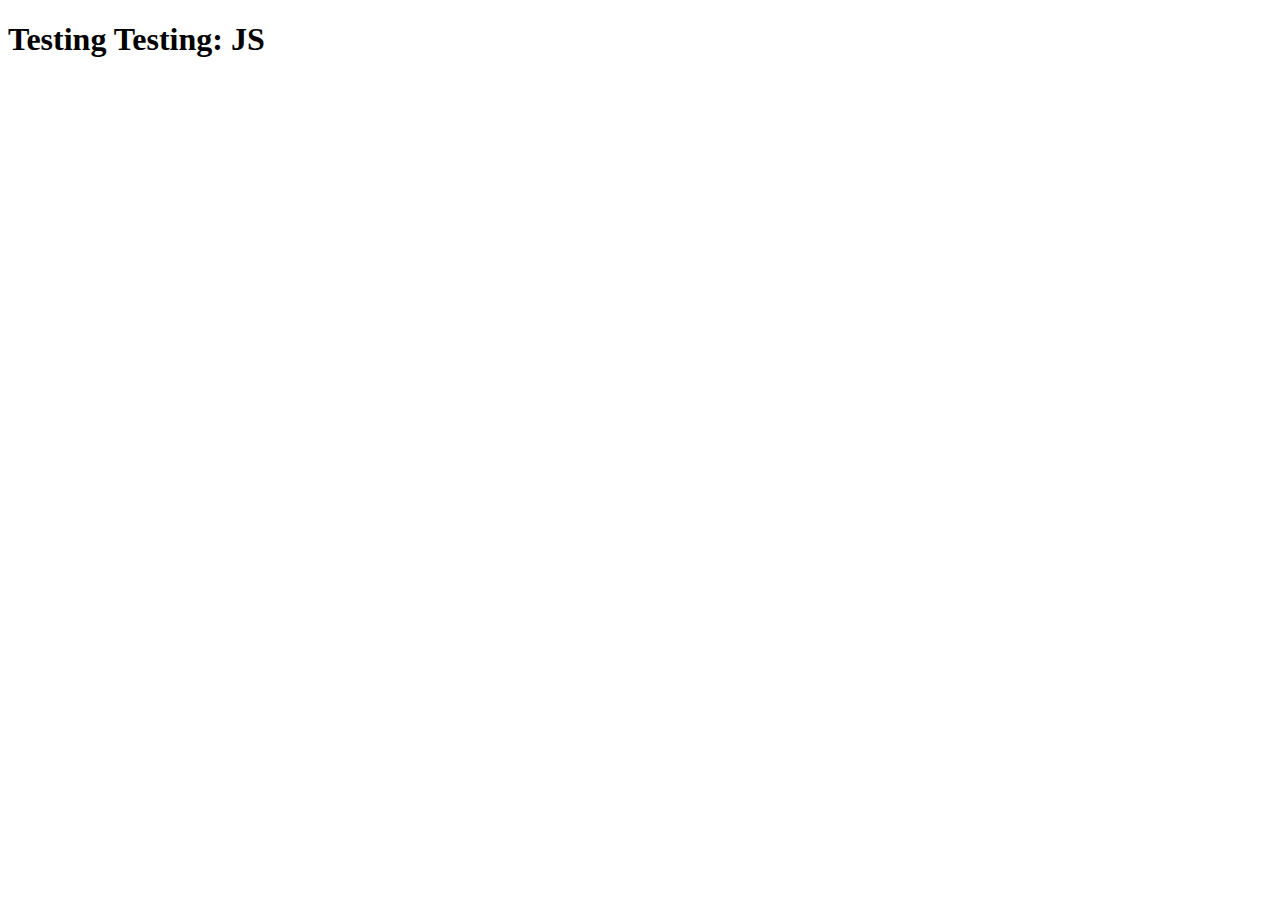
<file: EX/index.html>
<!DOCTYPE html>
<html lang="en">
<head>
    <meta charset="UTF-8">
    <meta name="viewport" content="width=device-width, initial-scale=1.0">
    <title>Document</title>
    <script src="first.js"></script>
</head>
<body>
    <H1>Testing Testing: JS</H1>
</body>
</html>
</file>
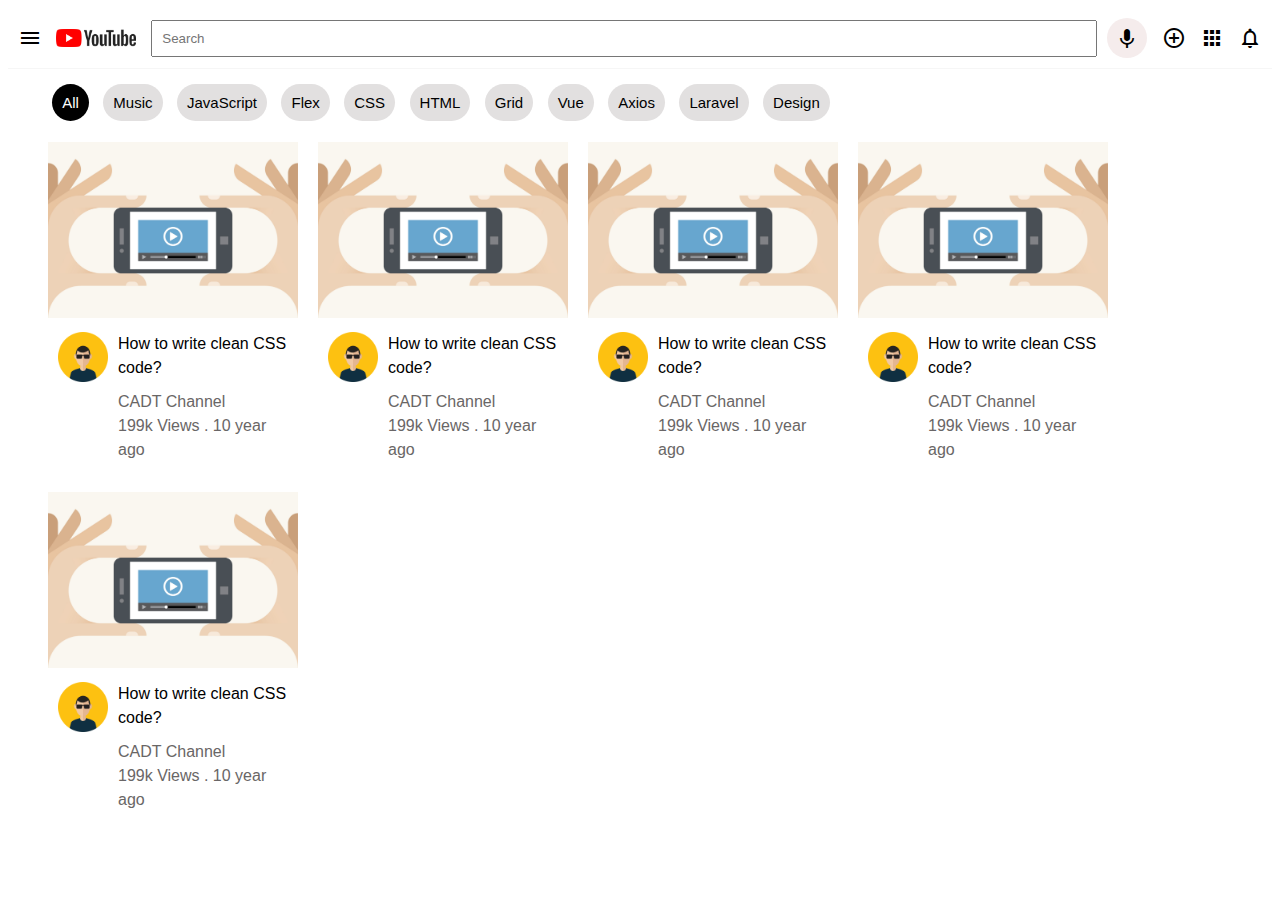
<file: w4-s3/EX 2/index.html>
<!DOCTYPE html>
<html lang="en">
<head>
    <meta charset="UTF-8">
    <meta http-equiv="X-UA-Compatible" content="IE=edge">
    <meta name="viewport" content="width=device-width, initial-scale=1.0">
    <title>YouTube</title>
    <link rel="stylesheet" href="https://fonts.googleapis.com/icon?family=Material+Icons">
    <link rel="stylesheet" href="css/main.css">
    
</head>
<body>
    <nav>
        <div class="nav-left">
            <i class="material-icons">menu</i>
            <img src="assets/logo.jpg" alt="logo" width="80">
        </div>
        <div class="nav-center">
            <input type="text" placeholder="Search">
            <i class="material-icons">keyboard_voice</i>
        </div>
        <div class="nav-right">
            <i class="material-icons">control_point</i>
            <i class="material-icons">apps</i>
            <i class="material-icons">notifications_none</i>
        </div>
    </nav>
    <header>
        <span class="active">All</span>
        <span>Music</span>
        <span>JavaScript</span>
        <span>Flex</span>
        <span>CSS</span>
        <span>HTML</span>
        <span>Grid</span>
        <span>Vue</span>
        <span>Axios</span>
        <span>Laravel</span>
        <span>Design</span>
    </header>
    <section class="video-container">
        <div class="video">
            <div class="video-thumbnail">
                <img src="assets/video-icon.png" alt="" width="300">
            </div>
            <div class="video-text">
                <div class="avatar">
                    <img src="assets/avatar.jpg" alt="" width="50">
                </div>
                <div class="text">
                    <strong>How to write clean CSS code?</strong>
                    <p>CADT Channel</p>
                    <span>199k Views . 10 year ago</span>
                </div>
            </div>
        </div>

        <div class="video">
            <div class="video-thumbnail">
                <img src="assets/video-icon.png" alt="" width="300">
            </div>
            <div class="video-text">
                <div class="avatar">
                    <img src="assets/avatar.jpg" alt="" width="50">
                </div>
                <div class="text">
                    <strong>How to write clean CSS code?</strong>
                    <p>CADT Channel</p>
                    <span>199k Views . 10 year ago</span>
                </div>
            </div>
        </div>

        <div class="video">
            <div class="video-thumbnail">
                <img src="assets/video-icon.png" alt="" width="300">
            </div>
            <div class="video-text">
                <div class="avatar">
                    <img src="assets/avatar.jpg" alt="" width="50">
                </div>
                <div class="text">
                    <strong>How to write clean CSS code?</strong>
                    <p>CADT Channel</p>
                    <span>199k Views . 10 year ago</span>
                </div>
            </div>
        </div>

        <div class="video">
            <div class="video-thumbnail">
                <img src="assets/video-icon.png" alt="" width="300">
            </div>
            <div class="video-text">
                <div class="avatar">
                    <img src="assets/avatar.jpg" alt="" width="50">
                </div>
                <div class="text">
                    <strong>How to write clean CSS code?</strong>
                    <p>CADT Channel</p>
                    <span>199k Views . 10 year ago</span>
                </div>
            </div>
        </div>

        <div class="video">
            <div class="video-thumbnail">
                <img src="assets/video-icon.png" alt="" width="300">
            </div>
            <div class="video-text">
                <div class="avatar">
                    <img src="assets/avatar.jpg" alt="" width="50">
                </div>
                <div class="text">
                    <strong>How to write clean CSS code?</strong>
                    <p>CADT Channel</p>
                    <span>199k Views . 10 year ago</span>
                </div>
            </div>
        </div>
        
       
    </section>
</body>
</html>
</file>
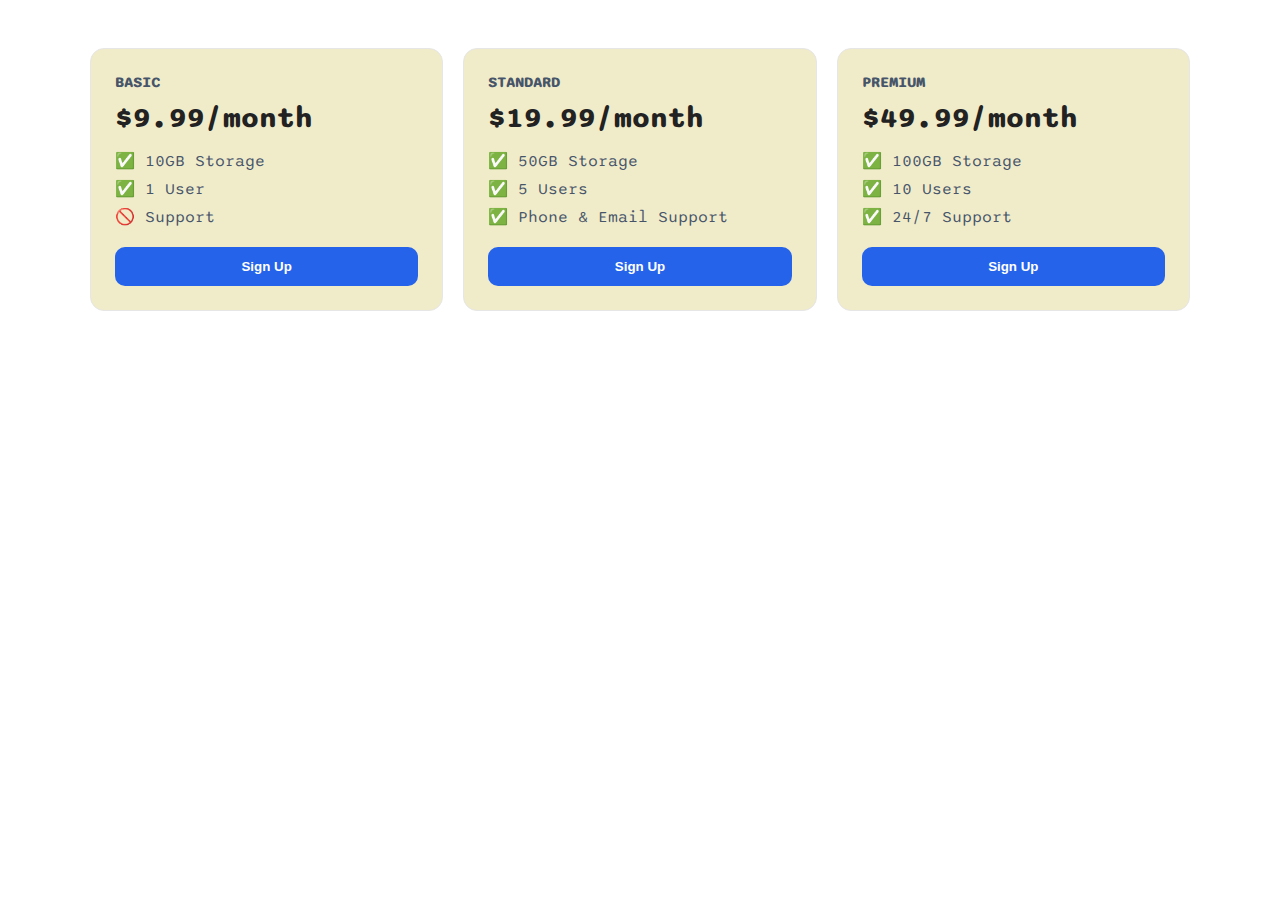
<file: w4-s3/EX 3/index.html>
<!DOCTYPE html>
<html>
  <head>
    <title>Flexbox Pricing Table</title>
    <link rel="preconnect" href="https://fonts.googleapis.com" />
    <link rel="preconnect" href="https://fonts.gstatic.com" crossorigin />
    <link rel="stylesheet" href="style.css">
    <link
      href="https://fonts.googleapis.com/css2?family=Sono:wght@400;700&display=swap"
      rel="stylesheet"
    />
  </head>

  <body>
    <div class="pricing-container">
      <div class="pricing-plan">
        <div class="plan-title">Basic</div>
        <div class="plan-price">$9.99/month</div>
        <ul class="plan-features">
          <li>✅ 10GB Storage</li>
          <li>✅ 1 User</li>
          <li>🚫 Support</li>
        </ul>
        <button class="plan-button">Sign Up</button>
      </div>
      <div class="pricing-plan">
        <div class="plan-title">Standard</div>
        <div class="plan-price">$19.99/month</div>
        <ul class="plan-features">
          <li>✅ 50GB Storage</li>
          <li>✅ 5 Users</li>
          <li>✅ Phone &amp; Email Support</li>
        </ul>
        <button class="plan-button">Sign Up</button>
      </div>
      <div class="pricing-plan">
        <div class="plan-title">Premium</div>
        <div class="plan-price">$49.99/month</div>
        <ul class="plan-features">
          <li>✅ 100GB Storage</li>
          <li>✅ 10 Users</li>
          <li>✅ 24/7 Support</li>
        </ul>
        <button class="plan-button">Sign Up</button>
      </div>
    </div>
  </body>
</html>
</file>
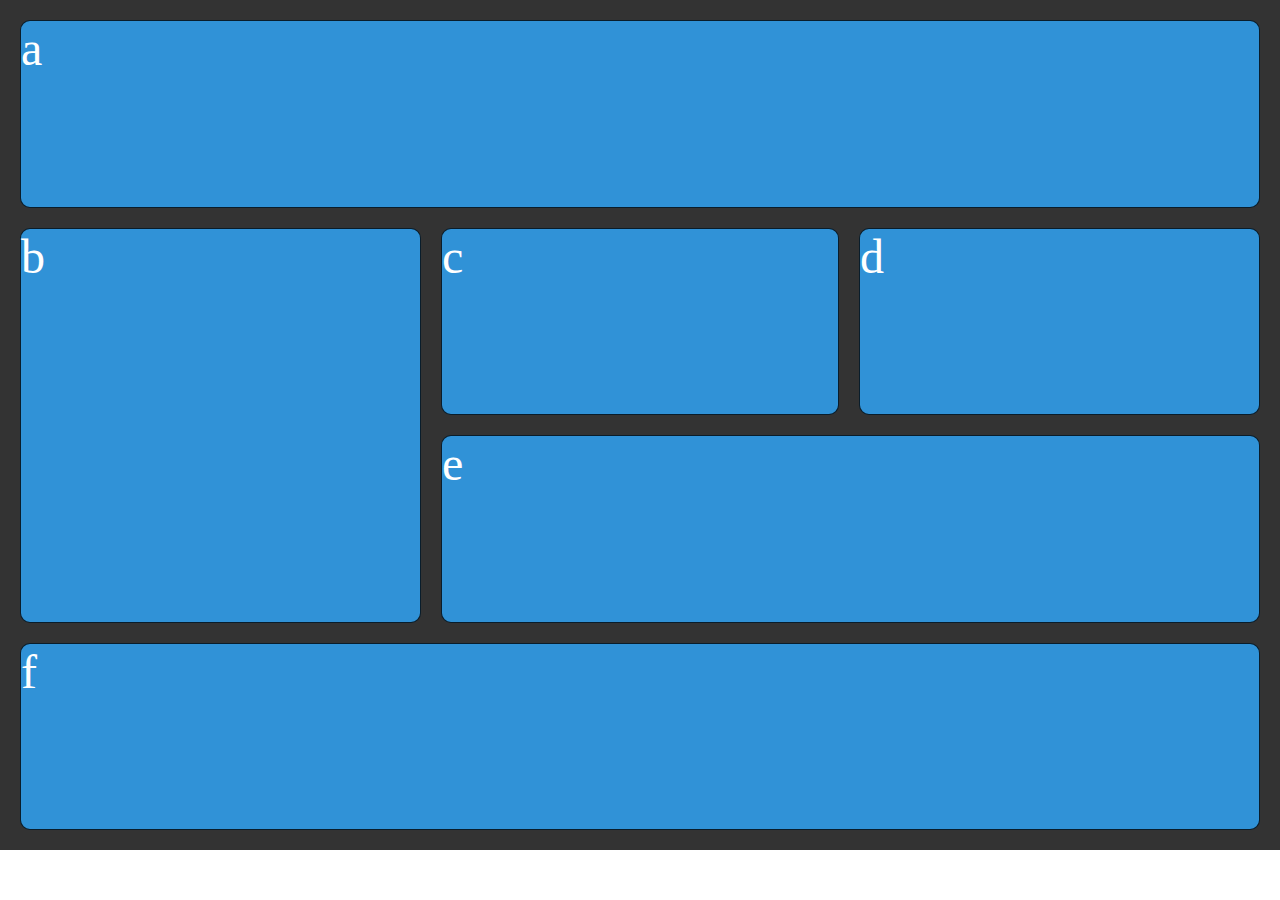
<file: w5-s2/EX-1/index.html>
<!DOCTYPE html>
<html lang="en">
<head>
    <meta charset="UTF-8">
    <meta name="viewport" content="width=device-width, initial-scale=1.0">
    <title>Grid</title>
    <link rel="stylesheet" href="style.css">
</head>
<body>
    <div class="wrapper">
        <div class="item a">a</div>
        <div class="item b">b</div>
        <div class="item c">c</div>  
        <div class="item d">d</div>
        <div class="item e">e</div>
        <div class="item f">f</div>  
      </div>
</body>
</html>
</file>
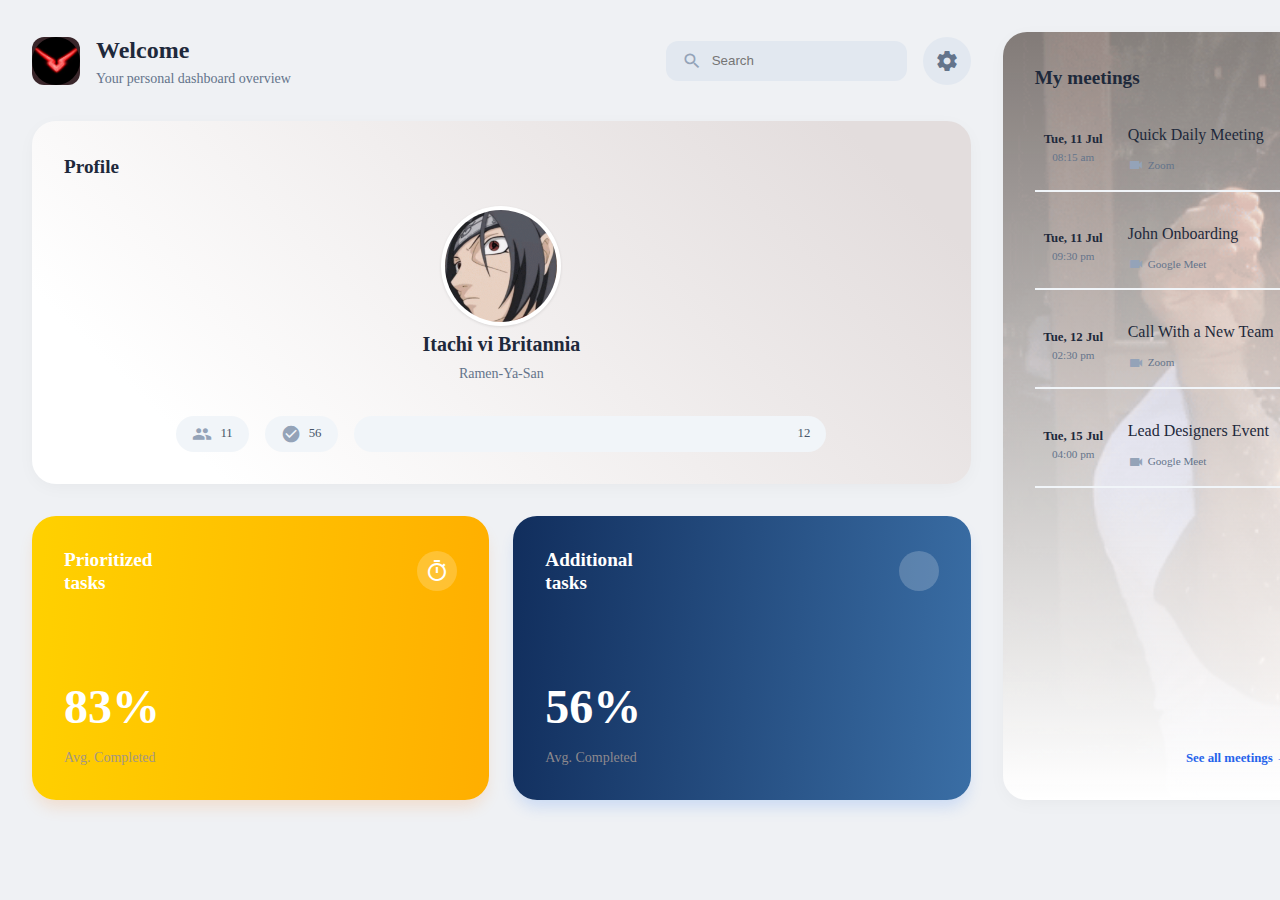
<file: w5-s2/EX-4/index.html>
<!DOCTYPE html>
<html lang="en">
  <head>
    <meta charset="UTF-8" />
    <meta name="viewport" content="width=device-width, initial-scale=1.0" />
    <title>Personal Dashboard</title>

    <link
      rel="stylesheet"
      href="https://fonts.googleapis.com/icon?family=Material+Icons"
    />
    <link rel="stylesheet" href="style.css" />
  </head>
  <body>
    <main class="dashboard">
      <section class="left-column">
        <header class="navbar">
          <div class="navbar-left">
            <div class="logo">
              <img src="image/logo.png" alt="logo" />
            </div>
            <div class="welcome-text">
              <h1>Welcome</h1>
              <p>Your personal dashboard overview</p>
            </div>
          </div>
          <div class="navbar-right">
            <div class="search-bar">
              <span class="material-icons search-icon">search</span>
              <input type="text" placeholder="Search" />
            </div>
            <button class="settings-button">
              <span class="material-icons">settings</span>
            </button>
          </div>
        </header>

        <div class="left-content-area">
          <div class="card profile-card">
            <div class="card-header">
              <h2 class="card-title">Profile</h2>
            </div>
            <div class="profile-details">
              <div class="avatar">
                <img src="image/profile.gif" alt="Itashi" />
              </div>
              <h3 class="name">Itachi vi Britannia</h3>
              <p class="role">Ramen-Ya-San</p>
              <div class="stats-badges">
                <span class="badge">
                  <span class="material-icons">group</span> 11
                </span>
                <span class="badge">
                  <span class="material-icons">check_circle</span> 56
                </span>
                <span class="badge">
                  <span class="material-icons">local_fire_department</span> 12
                </span>
              </div>
            </div>
          </div>

          <div class="tasks-wrapper">
            <div class="card task-card prioritized-tasks">
              <div class="card-header">
                <h2 class="card-title">Prioritized<br />tasks</h2>
                <div class="task-icon">
                  <span class="material-icons">timer</span>
                </div>
              </div>
              <div class="task-progress">
                <p class="percentage">83%</p>
                <p class="subtitle">Avg. Completed</p>
              </div>
            </div>

            <div class="card task-card additional-tasks">
              <div class="card-header">
                <h2 class="card-title">Additional<br />tasks</h2>
                <div class="task-icon">
                  <span class="material-icons">rule</span>
                </div>
              </div>
              <div class="task-progress">
                <p class="percentage">56%</p>
                <p class="subtitle">Avg. Completed</p>
              </div>
            </div>
          </div>
        </div>
      </section>

      <section class="right-column">
        <div class="card meetings-card">
          <h2 class="card-title">My meetings</h2>
          <ul class="m-list">
            <li class="meeting-item">
              <div class="meeting-date-time">
                <span class="meeting-day">Tue, 11 Jul</span>
                <span class="meeting-time">08:15 am</span>
              </div>
              <div class="meeting-details">
                <p class="meeting-title">Quick Daily Meeting</p>
                <div class="meeting-platform">
                  <span class="material-icons platform-icon">videocam</span>
                  <span>Zoom</span>
                </div>
              </div>
            </li>
            <li class="meeting-item">
              <div class="meeting-date-time">
                <span class="meeting-day">Tue, 11 Jul</span>
                <span class="meeting-time">09:30 pm</span>
              </div>
              <div class="meeting-details">
                <p class="meeting-title">John Onboarding</p>
                <div class="meeting-platform">
                  <span class="material-icons platform-icon">videocam</span>
                  <span>Google Meet</span>
                </div>
              </div>
            </li>
            <li class="meeting-item">
              <div class="meeting-date-time">
                <span class="meeting-day">Tue, 12 Jul</span>
                <span class="meeting-time">02:30 pm</span>
              </div>
              <div class="meeting-details">
                <p class="meeting-title">Call With a New Team</p>
                <div class="meeting-platform">
                  <span class="material-icons platform-icon">videocam</span>
                  <span>Zoom</span>
                </div>
              </div>
            </li>
            <li class="meeting-item">
              <div class="meeting-date-time">
                <span class="meeting-day">Tue, 15 Jul</span>
                <span class="meeting-time">04:00 pm</span>
              </div>
              <div class="meeting-details">
                <p class="meeting-title">Lead Designers Event</p>
                <div class="meeting-platform">
                  <span class="material-icons platform-icon">videocam</span>
                  <span>Google Meet</span>
                </div>
              </div>
            </li>
          </ul>
          <a href="#" class="see-all-btn">See all meetings →</a>
        </div>
      </section>
    </main>
  </body>
</html>
</file>
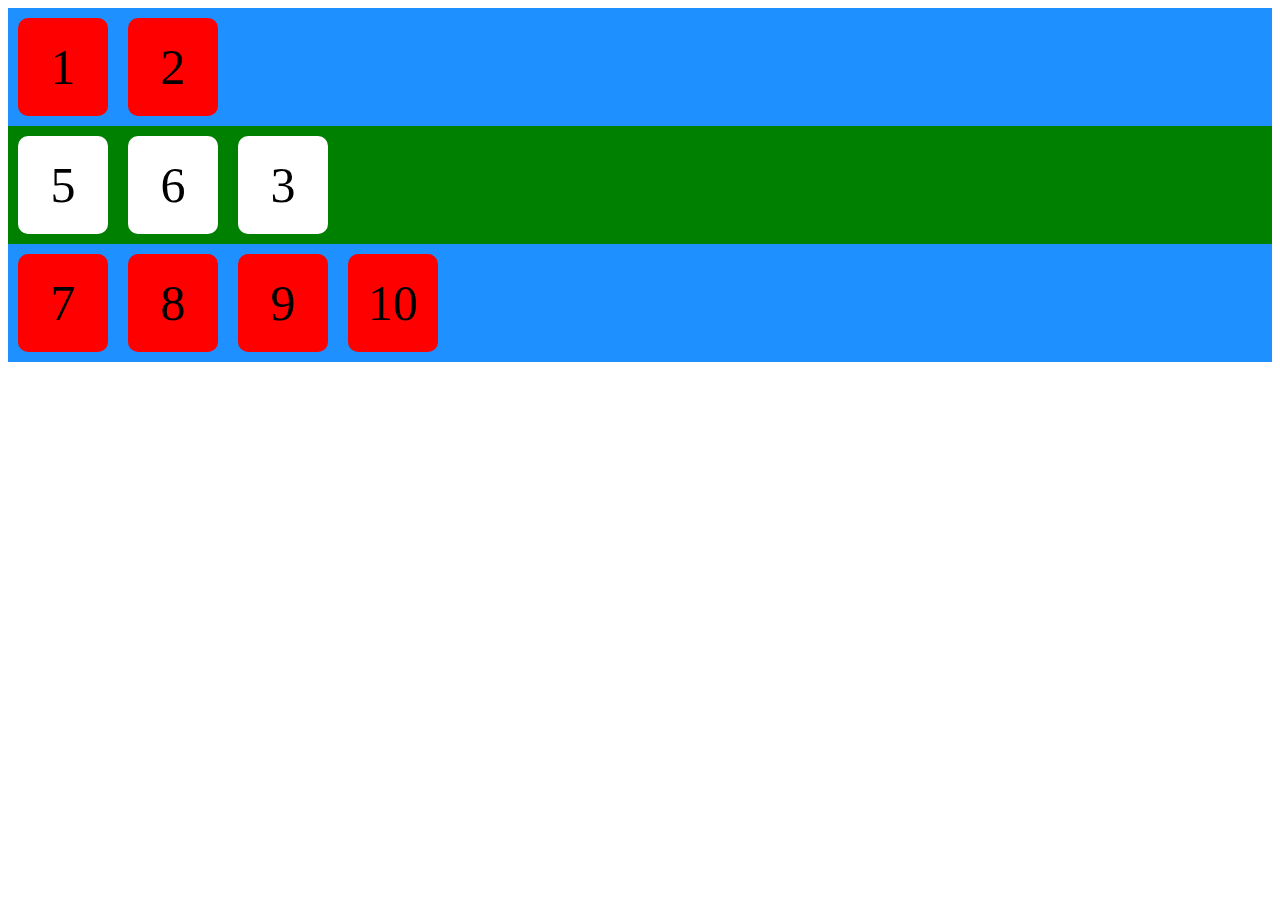
<file: week10-ex/EXERCISE 1/index.html>
<!DOCTYPE html>
<html lang="en">
  <head>
    <link rel="stylesheet" href="css/style.css" />
  </head>
  <body>
    <div id="container1" class="containerBlue">
      <div class="item">1</div>
      <div class="item">2</div>
      <div class="item">3</div>
    </div>

    <div id="container2" class="containerGreen">
      <div class="item">4</div>
      <div class="item">5</div>
      <div class="item">6</div>
    </div>

    <div id="container3" class="containerBlue">
      <div class="item">7</div>
      <div class="item">8</div>
      <div class="item">9</div>
    </div>

    <script src="js/app.js" defer></script>
  </body>
</html>
</file>
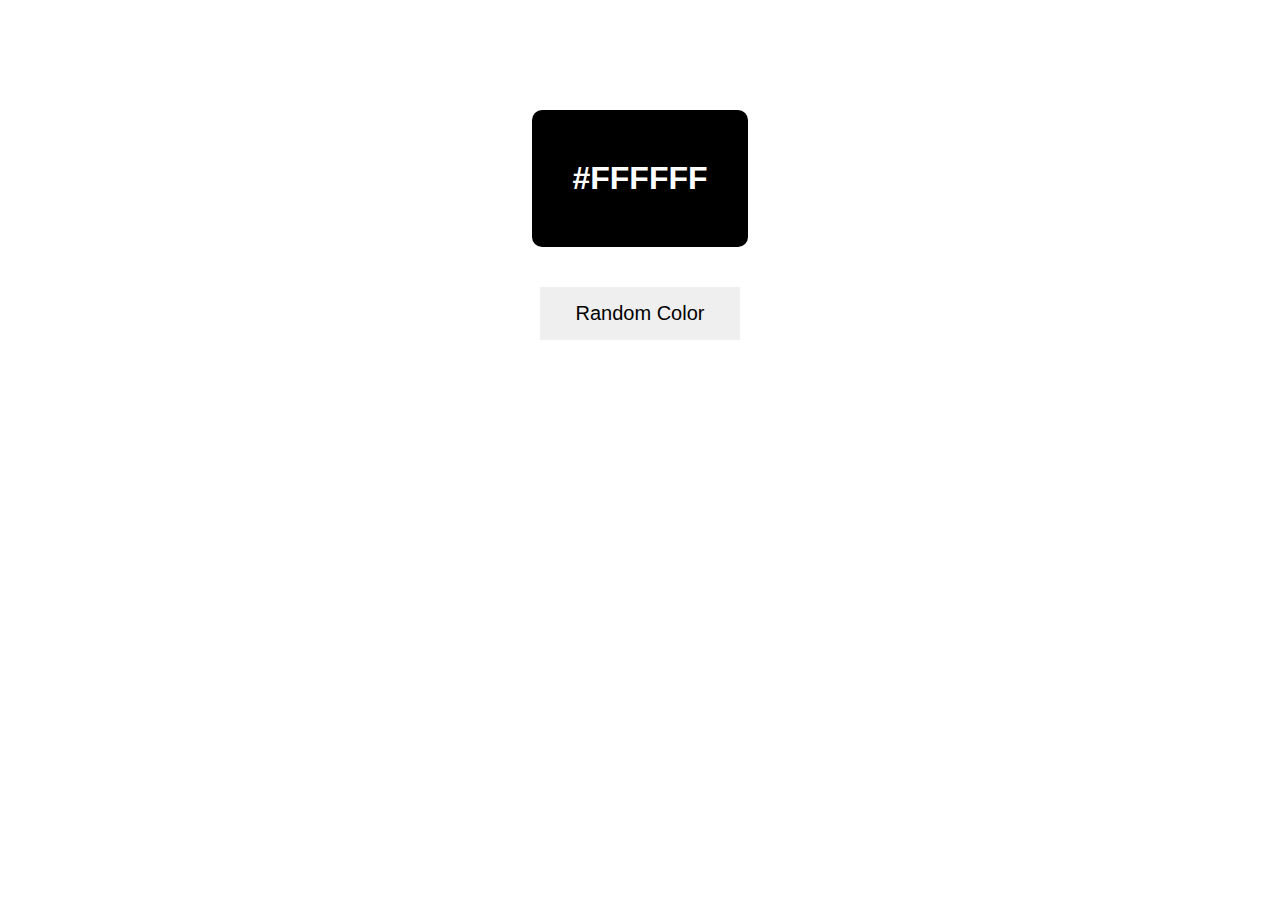
<file: week10-ex/EXERCISE 2/index.html>
<!DOCTYPE html>
<html lang="en">
<head>
    <meta charset="UTF-8">
    <meta http-equiv="X-UA-Compatible" content="IE=edge">
    <meta name="viewport" content="width=device-width, initial-scale=1.0">
    <title>Hex</title>
    <link rel="stylesheet" href="css/main.css">
</head>
<body>
    <div class="container">
        <div class="main-text">
            <h1 id="result-color">#FFFFFF</h1>
        </div>
        <button>Random Color</button>
    </div>
</body>
<script src="js/main.js"></script>
</html>
</file>
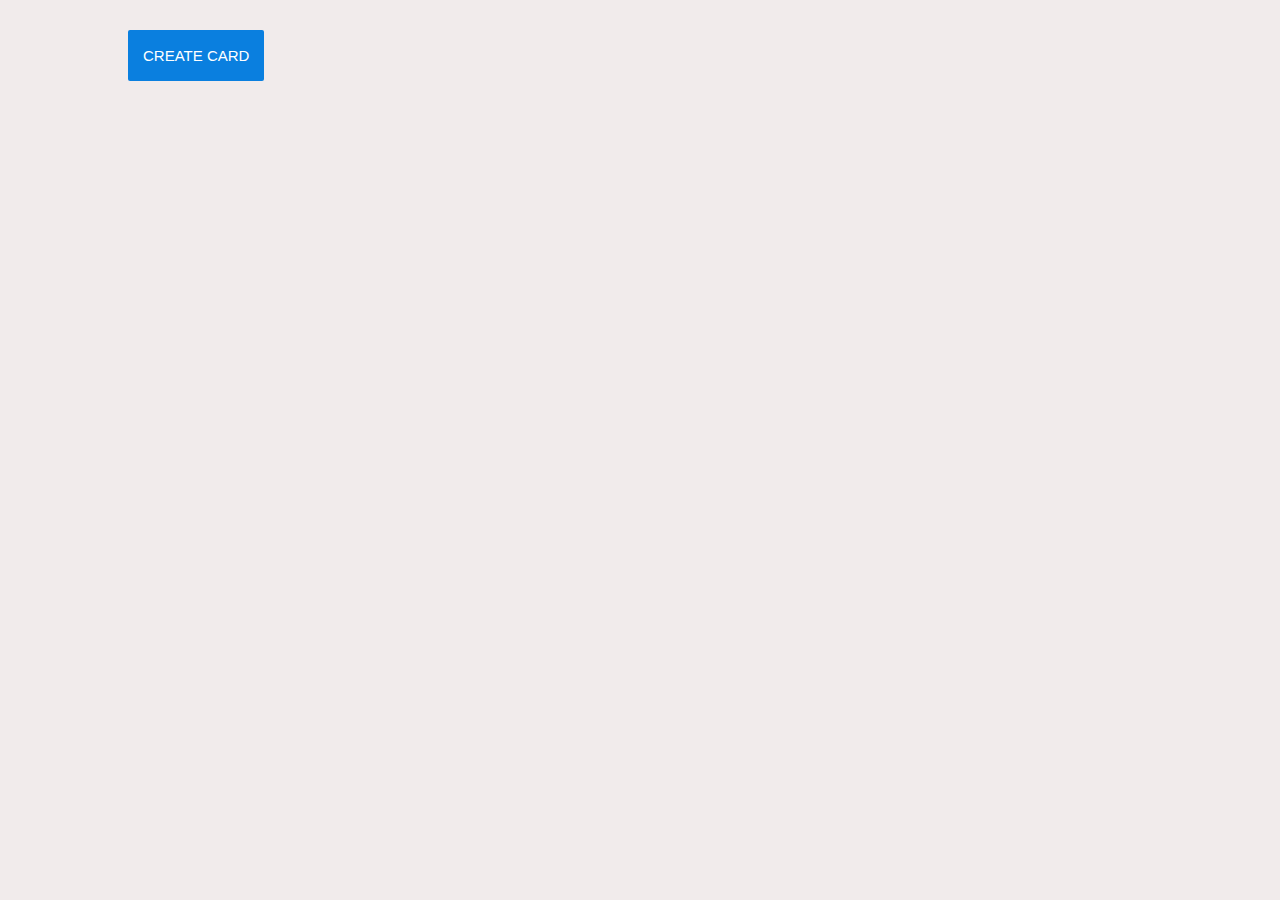
<file: week10-ex/EXERCISE 3/index.html>
<!DOCTYPE html>
<html lang="en">
  <head>
    <meta charset="UTF-8" />
    <meta http-equiv="X-UA-Compatible" content="IE=edge" />
    <meta name="viewport" content="width=device-width, initial-scale=1.0" />
    <title>App</title>
    <script src="js/app.js" defer></script>
    <link rel="stylesheet" href="css/app.css" />
  </head>
  <body>
    <div class="header">
      <div class="form-group">
        <button type="button" id="create" class="btn-primary">
          Create Card
        </button>
      </div>
    </div>
    <div class="container">
      <!-- The cards shall be in this container -->
    </div>
  </body>
</html>
</file>
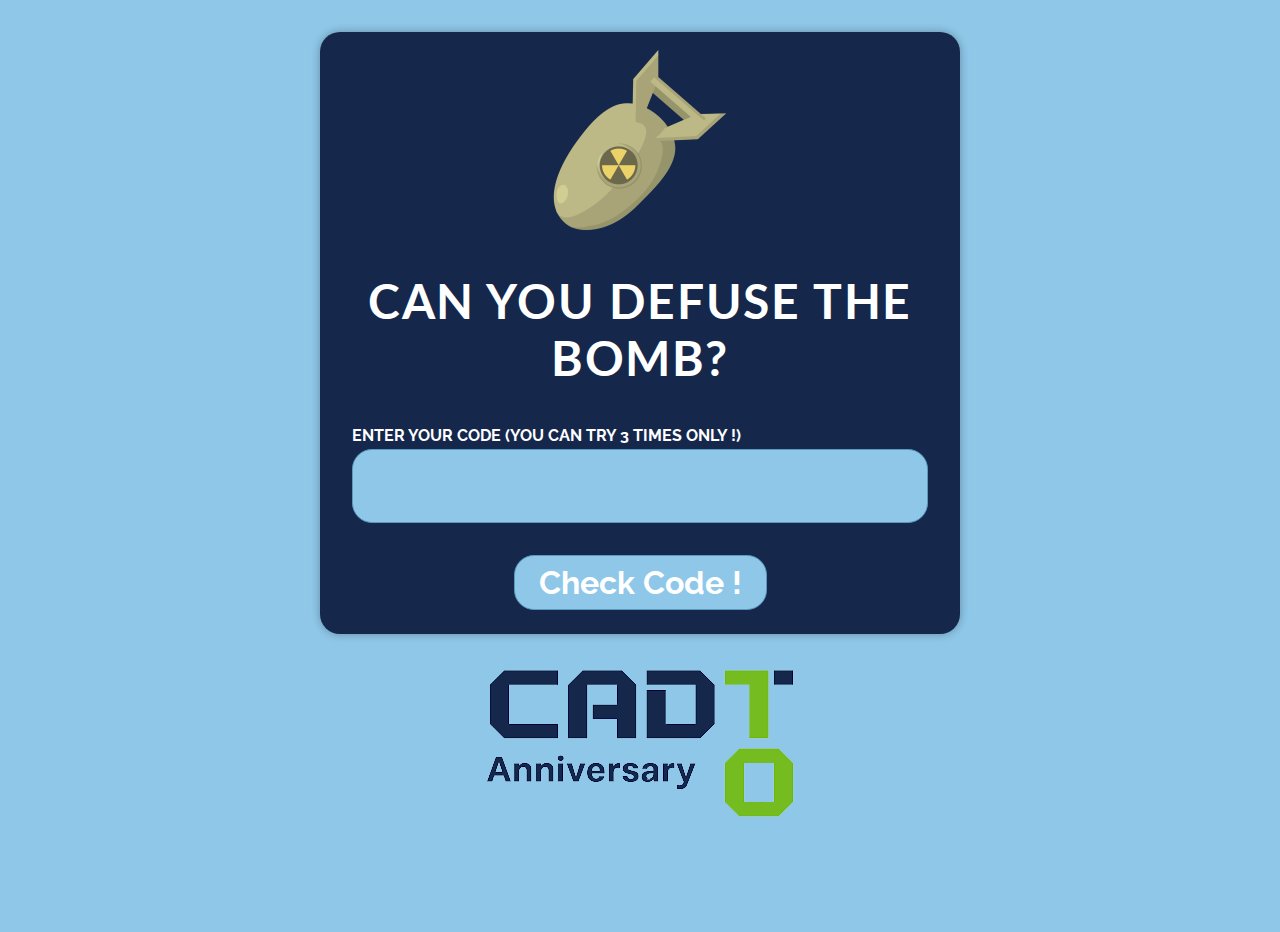
<file: week10-ex/EXERCISE 4/index.html>
<!DOCTYPE html>
<html>
  <head>
    <title>Password input with show/hide toggle</title>
    <link rel="stylesheet" type="text/css" href="index.css" />
  </head>
  <body>
    <!-- Password view -->
    <main id="passwordView">
      <img src="./assets/bomb.png" height="200" />
      <h1>Can you defuse the bomb?</h1>

      <label id="instructionLabel">Enter your code (You can try 3 times only !)</label>

      <input type="password" name="password" id="passwordInput" class="input" />

      <button id="checkButton">Check Code !</button>
    </main>

    <!-- Lost view -->
    <main id="lostView" style="display: none">
      <img src="./assets/explosion.png" />
      <h1>You lost !</h1>

      <button id="tryAgainButton">Try again !</button>
    </main>

    <!-- Won view -->
    <main id="wonView" style="display: none">
      <img src="./assets/win.png" />
      <h1>You won !</h1>
    </main>
    <img src="./assets/cadt.png" />

    <script src="index.js"></script>
  </body>
</html>
</file>
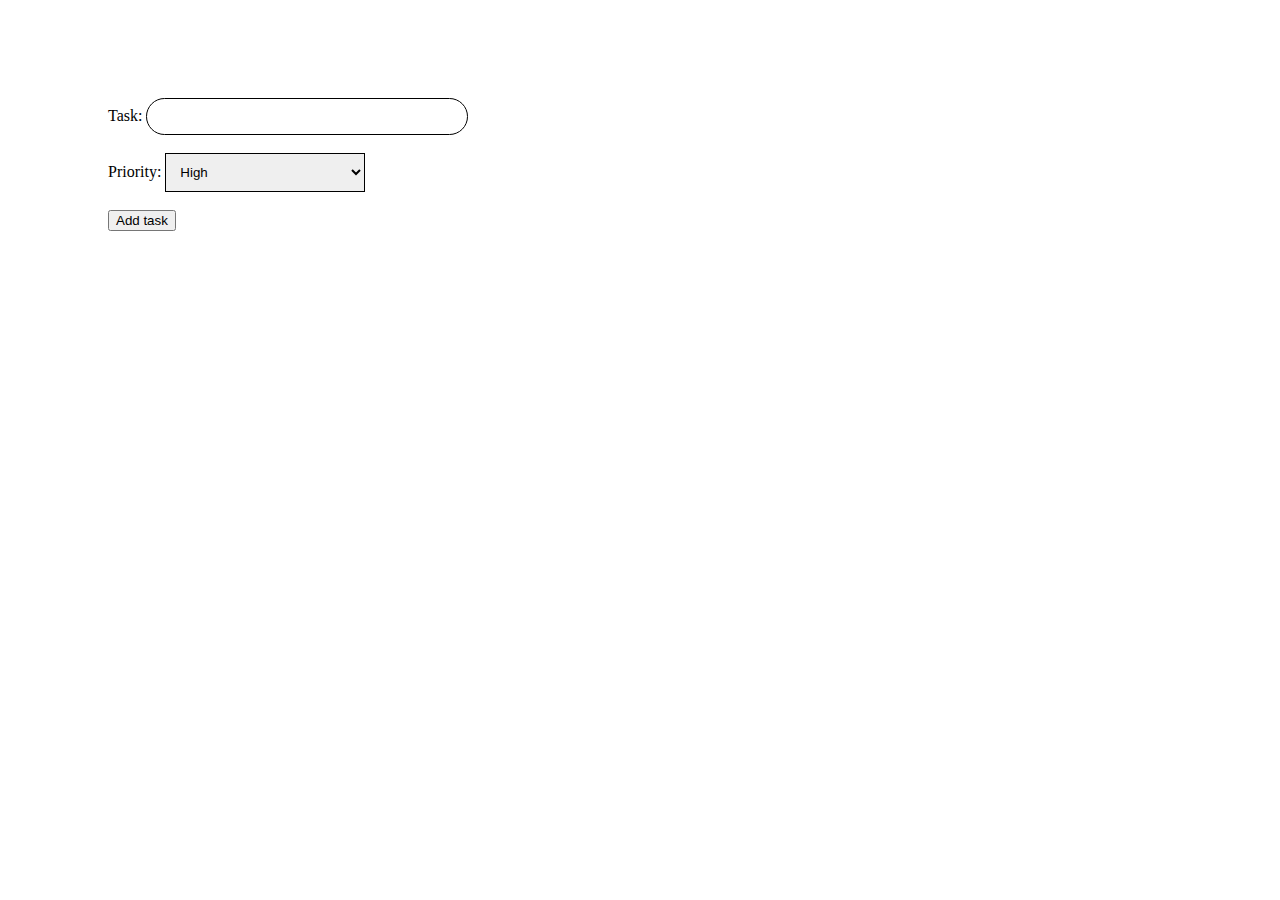
<file: week10-ex/EXERCISE 5/index.html>
<!DOCTYPE html>
<html lang="en">
  <head>
    <meta charset="UTF-8" />
    <meta http-equiv="X-UA-Compatible" content="IE=edge" />
    <meta name="viewport" content="width=device-width, initial-scale=1.0" />
    <title>Data-structure-to-DOM-EX1</title>
    <link rel="stylesheet" href="css/style.css" />
    <script src="js/script.js" defer></script>
  </head>
  <body>
    <div class="container">
      <div class="row">
        <form action="#">
          Task: <input type="text" id="description" />
          <br />
          <br />
          Priority:
          <select id="priority">
            <option value="High">High</option>
            <option value="Low">Low</option>
          </select>
          <br />
          <br />
          <button id="addButton" type="button">Add task</button>
        </form>
      </div>
    </div>
  </body>
</html>
</file>
<file: w4-s3/EX 2/css/main.css>
body {
  font-family: Roboto, Arial, sans-serif;
}
nav {
  /*  TODO */
  display: flex;
  align-items: center;
  box-shadow: rgba(27, 31, 35, 0.04) 0px 1px 0px;
  padding: 10px;
}
.nav-left {
  /*  TODO */
  display: flex;
  flex: 0;
  align-items: center;
  gap: 14px;

}
.nav-right {
  /*  TODO */
  display: flex;
  flex: 0;
  align-items: center;
  gap: 14px;
}
.nav-center {
  /*  TODO */
  display: flex;
  flex:1;
  align-items: center;
  justify-content: center;
  gap: 10px;

}
.nav-center input {
  width: 90%;
  padding: 9px;
}
.nav-center i {
  background: #f5ecec;
  padding: 8px;
  box-sizing: border-box;
  border-radius: 50%;
}
header {
  width: 93%;
  margin: auto;
  margin-top: 16px;
  padding: 10px;
}
header span {
  padding: 10px;
  background: #e2e0e0;
  border-radius: 40px;
  cursor: pointer;
  font-size: 15px;
  margin-right: 10px;
}
.active {
  background: #000;
  color: #fff;
}
.video-container {
  /*  TODO */
  margin: 20px 40px;
  display: flex;
  flex-wrap: wrap;
  gap: 20px;
  justify-content: flex-start;
}
.video {
  /*  TODO */
  display: flex;
  flex-direction: column;
  flex: 0 250px;
  border-radius: 10px;
}
.video-thumbnail img {
  /*  TODO */
  width: 100%;
  object-fit: cover;
}
.video-text {
  /*  TODO */
  display: flex;
  align-items: flex-start;
  gap: 10px;
  padding: 10px;
}

.text {
  line-height: 1.5;
}
.text p {
  margin: 0;
  margin-top: 10px;
}
.text p,
.text span {
  color: rgb(105, 102, 102);
}
.text strong {
  font-weight: 500;
}
</file>
<file: w4-s3/EX 3/style.css>
body {
  font-family: "Sono", sans-serif;
  background: #ffffff;
  color: #222;
}


.pricing-container {
  width: 1100px;
  margin: 48px auto;
  padding: 0 16px;
  display: flex;
  gap: 20px;
  justify-content: center;
  align-items: stretch;
}


.pricing-plan {
  flex: 1;
  width: 260px;
  background: #f0ebc9;
  border: 1px solid #e6e6e6;
  border-radius: 14px;
  padding: 24px;
  display: flex;
  flex-direction: column;
}
.pricing-plan:hover { 
    transition: transform .15s;
    transform: translateY(100px); 
 }


.plan-title {
  text-transform: uppercase;
  font-weight: 700;
  font-size: 0.95rem;
  color: #475569;
  margin-bottom: 4px;
}
.plan-price {
  font-size: 1.8rem;
  font-weight: 700;
  margin: 6px 0 16px;
}


.plan-features {
  list-style: none;
  padding: 0;
  margin: 0 0 20px 0;
  display: grid;
  gap: 8px;
  color: #475569;
  flex: 1;
}


.plan-button {
  border: 0;
  background: #2563eb;
  color: #fff;
  padding: 12px 14px;
  border-radius: 10px;
  font-weight: 700;
  cursor: pointer;
}
.plan-button:hover { 
    filter: brightness(1.5); 
}


@media (max-width: 1200px) {
  .pricing-container {
     flex-direction: column; 
  }
}
</file>
<file: w5-s2/EX-1/style.css>
/* Styling only */
body {
  margin: 0;
}

.wrapper {
  background-color: #333333;
  color: #444;
  padding: 20px;
  display: grid;
  gap:20px;
  grid-template-columns: repeat(3X200px);
  grid-template-rows: repeat(4X100px);
  height: 90vh;
}

.item {
  background-color: #3092d7;
  color: #fff;
  border-radius: 10px;
  border: 1px solid rgba(0, 0, 0, 0.8);
  font-size: 3em;
}

/* Layouting only  (your work)*/
.a{
  grid-column:1/4;
  grid-row: 1/2;
}
.b{
  grid-column: 1/2;
  grid-row: 2/4;
}
.c,d{
  grid-column: 2/3;
  grid-row: 2/3;
}
.e{
  grid-column: 2/4;
  grid-row: 3/4;
}
.f{
  grid-column:1/4;
  grid-row: 4/5;
}
</file>
<file: w5-s2/EX-4/style.css>
body {
  margin: 0;
  font-family: poppins;
  background-color: #eff1f4;
  color: #334155;
  line-height: 1.5;
}

ul {
  list-style: none;
  padding: 0;
  margin: 0;
}

a {
  text-decoration: none;
  color: inherit;
}

button {
  background: none;
  border: none;
  padding: 0;
  cursor: pointer;
  font-family: inherit;
  color: inherit;
}

.dashboard {
  display: flex;
  gap: 32px;
  padding: 32px;
  width: 1440px;
  margin: 0 auto;
  align-items: stretch;
}

.left-column {
  display: flex;
  flex-direction: column;
  gap: 32px;
  flex: 3;
}

.navbar {
  display: flex;
  justify-content: space-between;
  align-items: center;
}

.navbar-left {
  display: flex;
  align-items: center;
  gap: 16px;
}

.logo {
  width: 48px;
  height: 48px;
  background-color: #39262a;
  border-radius: 12px;
}

.welcome-text h1 {
  font-size: 1.5rem;
  color: #1E293B;
  margin: 0;
}

.welcome-text p {
  font-size: 0.875rem;
  color: #64748B;
  margin: 0;
}

.navbar-right {
  display: flex;
  align-items: center;
  gap: 16px;
}

.search-bar {
  display: flex;
  align-items: center;
  background-color: #E2E8F0;
  border-radius: 12px;
  padding: 10px 16px;
}

.search-icon {
  font-size: 20px;
  color: #94A3B8;
  margin-right: 8px;
}

input {
  border: none;
  background: none;
  outline: none;
}

.settings-button {
  width: 48px;
  height: 48px;
  border-radius: 50%;
  display: flex;
  align-items: center;
  justify-content: center;
  background-color: #E2E8F0;
  color: #64748B;
}

.settings-button:hover {
  background-color: #CBD5E1;
}

.left-content-area {
  display: flex;
  flex-direction: column;
  gap: 32px;
}

.card {
  background: linear-gradient(45deg, #ffffff 15%, #e3dddd 90%);
  border-radius: 24px;
  box-shadow: 0 4px 20px -4px rgba(0, 0, 0, 0.05);
  padding: 32px;
}

.card-header {
  display: flex;
  justify-content: space-between;
  align-items: center;
  margin-bottom: 24px;
}

.card-title {
  font-size: 1.2rem;
  color: #1E293B;
  margin: 0;
}

.profile-card {
  text-align: center;
  position: relative;
}

.profile-card:hover {
  background: linear-gradient(225deg, #ffffff 15%, #e3dddd 90%);
}

.avatar {
  display: inline-block;
  width: 112px;
  height: 112px;
  border-radius: 50%;
  padding: 4px;
  background-color: #FFFFFF;
  box-shadow: 0 1px 3px rgba(0, 0, 0, 0.1);
}

img {
  border-radius: 50%;
  width: 100%;
  height: 100%;
  object-fit: cover;
}

.profile-card .name {
  font-size: 1.25rem;
  font-weight: 700;
  color: #1E293B;
  margin: 0 0 4px;
}

.profile-card .role {
  font-size: 0.875rem;
  font-weight: 500;
  color: #64748B;
  margin: 0 0 32px;
}

.profile-card .stats-badges {
  display: flex;
  justify-content: center;
  gap: 16px;
}

.profile-card .badge {
  display: flex;
  align-items: center;
  gap: 8px;
  background-color: #F1F5F9;
  padding: 8px 16px;
  border-radius: 1000px;
  font-size: 0.8rem;
  color: #475569;
}

.profile-card .badge .material-icons {
  font-size: 20px;
  color: #94A3B8;
}

.tasks-wrapper {
  display: grid;
  grid-template-columns: 1fr 1fr;
  gap: 24px;
}

.task-card {
  display: flex;
  flex-direction: column;
  justify-content: space-between;
  height: 220px;
  color: #FFFFFF;
}

.task-card .card-title {
  color: #FFFFFF;
  line-height: 1.2;
}

.prioritized-tasks {
  background: linear-gradient(95deg, #ffd100 0%, #ffae00 100%);
  box-shadow: 0 10px 15px -3px rgba(251, 146, 60, 0.2);
}

.additional-tasks {
  background: linear-gradient(95deg, #112e5d 0%, #3a6ea5 100%);
  box-shadow: 0 10px 15px -3px rgba(59, 130, 246, 0.2);
  
}

.task-card .task-icon {
  width: 40px;
  height: 40px;
  background-color: rgba(255, 255, 255, 0.2);
  border-radius: 50%;
  display: flex;
  align-items: center;
  justify-content: center;
  color: white;
}

.task-card .task-progress {
  margin-top: auto;
}

.task-card .percentage {
  font-size: 3rem;
  font-weight: 700;
  margin: 0 0 4px;
}

.task-card .subtitle {
  font-size: 0.875rem;
  font-weight: 500; 
  opacity: 0.9;
  margin: 0;
  color: rgb(154, 146, 146);
}

.right-column {
  display: flex;
  flex-direction: column;
  flex: 1.5;
}

.meetings-card {
  height: 100%;
  display: flex;
  flex-direction: column;
  background: 
  linear-gradient(rgba(230, 218, 218, 0.516), rgba(255, 255, 255)),
  url("image/saltbae.gif"); 
  background-size: cover;
}

.m-list {
  display: flex;
  flex-direction: column;
  gap: 30px;
  flex-grow: 1;
  margin-top: 30px;
}

.meeting-item {
  display: flex;
  align-items: center;
  gap: 16px;
  padding-bottom: 16px;
  border-bottom: 2px solid #F1F5F9;
}

.meeting-date-time {
  display: flex;
  flex-direction: column;
  align-items: center;
  width: 77px;
}

.meeting-day {
  font-size: 0.8rem;
  font-weight: 600;
  color: #1E293B;
}

.meeting-time {
  font-size: 0.7rem;
  font-weight: 500;
  color: #64748B;
}

.meeting-details {
  flex-grow: 1;
}

.meeting-title {
  font-size: 1rem;
  font-weight: 500;
  color: #1E293B;
  margin: 0 0 10px;
}

.meeting-platform {
  display: flex;
  align-items: center;
  gap: 4px;
  font-size: 0.7rem;
  color: #64748B;
}

.meeting-platform .platform-icon {
  font-size: 16px;
  color: #94A3B8;
}

.see-all-btn {
  text-align: center;
  color: #2563EB;
  font-weight: 600;
  font-size: 0.8rem;
}

.see-all-btn:hover {
  color: #ff1212;
}
</file>
<file: week10-ex/EXERCISE 1/css/style.css>
.containerBlue,
.containerGreen {
  display: flex;
}

.containerBlue {
  background-color: DodgerBlue;
}

.containerGreen {
  background-color: green;
}

.item {
  background-color: white;
  border-radius: 10px;
  width: 50px;
  margin: 10px;
  padding: 20px;
  font-size: 50px;
  text-align: center;
}
</file>
<file: week10-ex/EXERCISE 2/css/main.css>
* {
    margin: 0;
    padding: 0;
    font-family: sans-serif;
}
.container {
    width: 80%;
    margin: 0 auto;
    display: flex;
    justify-content: center;
    align-items: center;
    flex-direction: column;
    height: 50vh;
}
.main-text {
    background: #000;
    padding: 50px 40px;
    color: #fff;
    border-radius: 10px;
    margin-bottom: 40px;
}
button {
    padding: 15px;
    border: none;
    cursor: pointer;
    width: 200px;
    font-size: 20px;
}
</file>
<file: week10-ex/EXERCISE 3/css/app.css>
* {
  margin: 0;
  padding: 0;
  font-family: sans-serif;
  list-style: none;
  border:none;
  outline:none;
  box-sizing: border-box;
  line-height: 1.4;
}

body {
  background-color: #f1ebeb;
}
.form-group {
  display: flex;
}
.header {
  width: 80%;
  margin: auto;
  display: flex;
  margin-top: 30px;
  margin-bottom: 20px;
}

.header button {
  color: #fff;
  padding: 15px;
  border-radius: 2px;
  font-size: 15px;
  text-transform: uppercase;
}
::placeholder {
  font-size: 15px;
  text-transform: uppercase;
  padding-left: 7px;
}
.btn-primary {
  background: #0a7fdf;
  cursor: pointer;
}
 
.container {
  width: 80%;
  margin: auto;
  display: flex;
  flex-wrap: wrap;
  gap: 20px;
  margin-bottom: 20px;
}
 
.card {
  width: 23%;
  box-shadow: rgba(50, 50, 93, 0.25) 0px 2px 5px -1px, rgba(0, 0, 0, 0.3) 0px 1px 3px -1px;
  background: #fff;
  border-radius: 10px;
}
p {
  padding: 10px;
}
.card-footer {
  padding: 10px;
  display: flex;
  justify-content: flex-end;
}
.card-footer button {
  padding: 10px;
  background: rgb(174, 174, 174);
  color: #fff;
  border-radius: 2px;
  cursor: pointer;
}
</file>
<file: week10-ex/EXERCISE 4/index.css>
@import url("https://fonts.googleapis.com/css2?family=Raleway:wght@400;700&family=Lato:wght@400;700&display=swap");

* {
  box-sizing: border-box;
}

body {
  margin: 0;
  font-family: "Raleway", sans-serif;
  -webkit-font-smoothing: antialiased;
  -moz-osx-font-smoothing: grayscale;
  background: #8ec7e8;
  color: #383d50;
  min-height: 100vh;
}

main {
  margin: 2rem auto;
  padding: 0.5rem 2rem;
  max-width: 40rem;
  text-align: center;
  border-radius: 20px;
  background: #15284c;
  box-shadow: 0 0 8px rgba(0, 0, 0, 0.3);
}

img {
  display: block;
  margin: auto;
}

h1 {
  letter-spacing: 0.1rem;
  font-size: 1rem;
  font-family: "Lato", sans-serif;
  text-transform: uppercase;
  margin-bottom: 2.5rem;
  color: white;
  font-size: 3rem;
}

label {
  display: block;
  margin-bottom: 0.25rem;
  text-transform: uppercase;
  font-weight: 700;

  text-align: left;
  color: white;
}

input {
  display: block;
  width: 100%;
  padding: 0.5rem;
  margin-bottom: 2rem;
  border-radius: 20px;
  border: 1px solid #5c99bd;
  background: #8ec7e8;
  color: #e5d9f1;
  font-size: 3rem;
  font-family: "Raleway", sans-serif;
  -webkit-font-smoothing: antialiased;
  -moz-osx-font-smoothing: grayscale;
}

.error {
  color: #9e0202;
}

button {
  padding: 0.5rem 1.5rem;
  margin-bottom: 1rem;
  border-radius: 20px;
  border: 1px solid #5c99bd;
  background: #8ec7e8;
  color: #ffffff;
  font-family: "Raleway", sans-serif;
  font-weight: bold;
  font-size: 2rem;
  -webkit-font-smoothing: antialiased;
  -moz-osx-font-smoothing: grayscale;
  cursor: pointer;
}

button:hover {
  background: #3f82a9;
}
</file>
<file: week10-ex/EXERCISE 5/css/style.css>
.container {
    width: 40%;
    margin: 0 auto;
    margin-top: 80px;
    float: left;
    margin-left: 100px;
}
input {
    margin-top: 10px;
}
input[type='text']{
    padding: 10px;
    width: 300px;
    border:1px solid;
    border-radius: 40px;
    outline: none;
}
select {
    padding: 10px;
    width: 200px;
    border:1px solid;
    outline: none;
}
.container .item {
    width: 200px;
    height: 40px;
    margin-bottom: 10px;
    background-color: antiquewhite;
    text-align: center;
    font-family: Arial, Helvetica, sans-serif;
    color: white;
}
</file>
